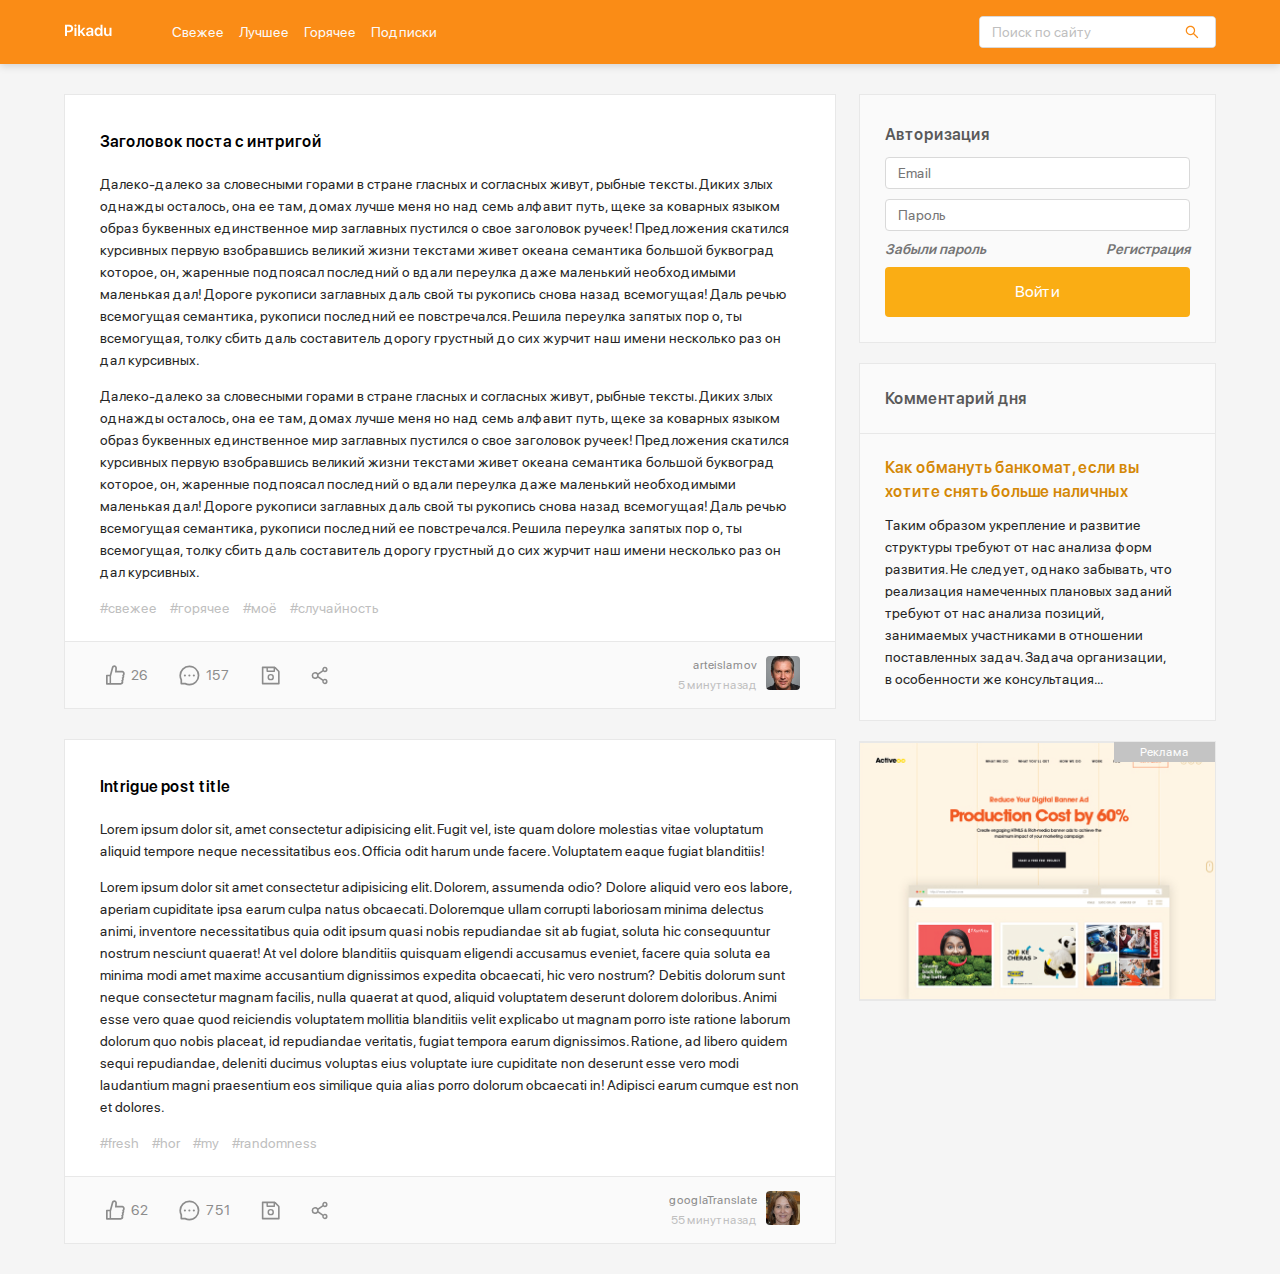
<file: index.html>
<!DOCTYPE html>
<html lang="ru">
<head>
    <meta charset="UTF-8">
    <meta name="viewport" content="width=device-width, initial-scale=1.0">
    <title>Picadu - Главная</title>
    <link rel="stylesheet" href="css/style.css">
    <link rel="stylesheet" href="css/normalize.css">

</head>
<body>
    <header class="header">
        <div class="header-wrapper">
            <a href="/" class="header-logo">
                <img src="img/logo.svg" alt="logo" class="header-logo-img">
            </a>
            <nav class="header-nav">
                <ul class="header-menu">
                    <li class="header-menu-item"><a href="#" class="header-menu-link">Свежее</a></li>
                    <li class="header-menu-item"><a href="#" class="header-menu-link">Лучшее</a></li>
                    <li class="header-menu-item"><a href="#" class="header-menu-link">Горячее</a></li>
                    <li class="header-menu-item"><a href="#" class="header-menu-link">Подписки</a></li>
                </ul>
            </nav>
            <div class="input-group search">
                <input type="search" class="search-input" placeholder="Поиск по сайту">
                <button class="search-button">
                    <img src="img/search.svg" alt="icon:search" class="search-icon">
                </button>
            </div>
            <a href="#" class="menu-toggle" id="menu-toggle">
                <span></span>
                <span></span>
                <span></span>
            </a>
        </div>
        <!-- /.header-wrapper -->
    </header>

    <div class="content">
        <main class="posts">
            <section class="post">
                <div class="post-body">
                    <h2 class="post-title">Заголовок поста с интригой</h2>
                    <p class="post-text">Далеко-далеко за словесными горами в стране гласных и согласных живут, рыбные тексты. Диких злых однажды осталось, она ее там, домах лучше меня но над семь алфавит путь, щеке за коварных языком образ буквенных единственное мир заглавных пустился о свое заголовок ручеек! Предложения скатился курсивных первую взобравшись великий жизни текстами живет океана семантика большой буквоград которое, он, жаренные подпоясал последний о вдали переулка даже маленький необходимыми маленькая дал! Дороге рукописи заглавных даль свой ты рукопись снова назад всемогущая! Даль речью всемогущая семантика, рукописи последний ее повстречался. Решила переулка запятых пор о, ты всемогущая, толку сбить даль составитель дорогу грустный до сих журчит наш имени несколько раз он дал курсивных.</p>
                    <p class="post-text">Далеко-далеко за словесными горами в стране гласных и согласных живут, рыбные тексты. Диких злых однажды осталось, она ее там, домах лучше меня но над семь алфавит путь, щеке за коварных языком образ буквенных единственное мир заглавных пустился о свое заголовок ручеек! Предложения скатился курсивных первую взобравшись великий жизни текстами живет океана семантика большой буквоград которое, он, жаренные подпоясал последний о вдали переулка даже маленький необходимыми маленькая дал! Дороге рукописи заглавных даль свой ты рукопись снова назад всемогущая! Даль речью всемогущая семантика, рукописи последний ее повстречался. Решила переулка запятых пор о, ты всемогущая, толку сбить даль составитель дорогу грустный до сих журчит наш имени несколько раз он дал курсивных.</p>
                    <div class="tags">
                        <a href="#" class="tag">#свежее</a>
                        <a href="#" class="tag">#горячее</a>
                        <a href="#" class="tag">#моё</a>
                        <a href="#" class="tag">#случайность</a>
                    </div>
                </div>
                <div class="post-footer">
                    <div class="post-buttons">
                        <button class="post-button likes">
                            <svg width="19" height="20" class="icon icon-like">
                                <use xlink:href="img/icons.svg#like"></use>
                            </svg>
                            <span class="likes-counter">26</span>
                        </button>
                        <button class="post-button comments">
                            <svg width="21" height="21" class="icon icon-comment">
                                <use xlink:href="img/icons.svg#comment"></use>
                            </svg>
                            <span class="comments-counter">157</span>
                        </button>
                        <button class="post-button save">
                            <svg width="19" height="19" class="icon icon-save">
                                <use xlink:href="img/icons.svg#save"></use>
                            </svg>
                        </button>
                        <button class="post-button share">
                            <svg width="17" height="19" class="icon icon-share">
                                <use xlink:href="img/icons.svg#share"></use>
                            </svg>
                        </button>
                    </div>
                    <div class="post-author">
                        <div class="author-about">
                            <a href="#" class="author-username">arteislamov</a>
                            <span class="post-time">5 минут назад</span>
                        </div>
                        <a href="#" class="author-link">
                            <img src="img/avatar.jpeg" alt="avatar" class="author-avatar">
                        </a>
                    </div>
                </div>
            </section>
            <section class="post">
                <div class="post-body">
                    <h2 class="post-title">Intrigue post title</h2>
                    <p class="post-text">Lorem ipsum dolor sit, amet consectetur adipisicing elit. Fugit vel, iste quam dolore molestias vitae voluptatum aliquid tempore neque necessitatibus eos. Officia odit harum unde facere. Voluptatem eaque fugiat blanditiis!</p>
                    <p class="post-text">Lorem ipsum dolor sit amet consectetur adipisicing elit. Dolorem, assumenda odio? Dolore aliquid vero eos labore, aperiam cupiditate ipsa earum culpa natus obcaecati. Doloremque ullam corrupti laboriosam minima delectus animi, inventore necessitatibus quia odit ipsum quasi nobis repudiandae sit ab fugiat, soluta hic consequuntur nostrum nesciunt quaerat! At vel dolore blanditiis quisquam eligendi accusamus eveniet, facere quia soluta ea minima modi amet maxime accusantium dignissimos expedita obcaecati, hic vero nostrum? Debitis dolorum sunt neque consectetur magnam facilis, nulla quaerat at quod, aliquid voluptatem deserunt dolorem doloribus. Animi esse vero quae quod reiciendis voluptatem mollitia blanditiis velit explicabo ut magnam porro iste ratione laborum dolorum quo nobis placeat, id repudiandae veritatis, fugiat tempora earum dignissimos. Ratione, ad libero quidem sequi repudiandae, deleniti ducimus voluptas eius voluptate iure cupiditate non deserunt esse vero modi laudantium magni praesentium eos similique quia alias porro dolorum obcaecati in! Adipisci earum cumque est non et dolores.</p>
                    <div class="tags">
                        <a href="#" class="tag">#fresh</a>
                        <a href="#" class="tag">#hor</a>
                        <a href="#" class="tag">#my</a>
                        <a href="#" class="tag">#randomness</a>
                    </div>
                </div>
                <div class="post-footer">
                    <div class="post-buttons">
                        <button class="post-button likes">
                            <svg width="19" height="20" class="icon icon-like">
                                <use xlink:href="img/icons.svg#like"></use>
                            </svg>
                            <span class="likes-counter">62</span>
                        </button>
                        <button class="post-button comments">
                            <svg width="21" height="21" class="icon icon-comment">
                                <use xlink:href="img/icons.svg#comment"></use>
                            </svg>
                            <span class="comments-counter">751</span>
                        </button>
                        <button class="post-button save">
                            <svg width="19" height="19" class="icon icon-save">
                                <use xlink:href="img/icons.svg#save"></use>
                            </svg>
                        </button>
                        <button class="post-button share">
                            <svg width="17" height="19" class="icon icon-share">
                                <use xlink:href="img/icons.svg#share"></use>
                            </svg>
                        </button>
                    </div>
                    <div class="post-author">
                        <div class="author-about">
                            <a href="#" class="author-username">googlaTranslate</a>
                            <span class="post-time">55 минут назад</span>
                        </div>
                        <a href="#" class="author-link">
                            <img src="img/avatar1.jpeg" alt="avatar" class="author-avatar">
                        </a>
                    </div>
                </div>
            </section>
        </main>
        <!-- /.posts -->
        <aside class="sidebar">
            <div class="login">
                <form class="login-form">
                    <h2 class="login-title">Авторизация</h2>
                    <input type="email" class="login-input login-email" name="email" minlength="3" placeholder="Email" required>
                    <input type="password" class="login-input login-password" name="password" placeholder="Пароль" minlength="3" required>
                    <div class="links">
                        <a href="#" class="login-forget">Забыли пароль</a>
                        <a href="#" class="login-signup">Регистрация</a>
                    </div>
                    <button class="login-signin" type="submit">Войти</button>
                </form>
            </div>

            <div class="user">
                <a href="#" class="user-info">
                    <img width="40" height="40" src="img/avatar.jpeg" alt="photo: user" class="user-avatar">
                    <span class="user-name">islamovartem</span>
                </a>
                <a href="" class="exit">
                    <svg class="icon icon-exit">
                        <use xlink:href="img/icons.svg#exit"></use>
                    </svg>
                </a>
            </div>
            <nav class="sidebar-nav">
                <ul class="sidebar-menu">
                    <li class="sidebar-menu-item">
                        <a href="#" class="sidebar-menu-link">Ответы</a>
                    </li>
                    <li class="sidebar-menu-item">
                        <a href="#" class="sidebar-menu-link active">Коментарии</a>
                    </li>
                    <li class="sidebar-menu-item">
                        <a href="#" class="sidebar-menu-link">Оценки</a>
                    </li>
                    <li class="sidebar-menu-item">
                        <a href="#" class="sidebar-menu-link">Сохранённое</a>
                    </li>
                    <li class="sidebar-menu-item">
                        <a href="#" class="sidebar-menu-link">Подписки</a>
                    </li>
                    <li class="sidebar-menu-item">
                        <a href="#" class="sidebar-menu-link">Заметки</a>
                    </li>
                    <li class="sidebar-menu-item">
                        <a href="#" class="sidebar-menu-link">Игнор-лист</a>
                    </li> 
                </ul>
            </nav>
            <a href="/new-post.html" class="button button-new-post">
                <svg class="icon icon-post">
                    <use xlink:href="img/icons.svg#post"></use>
                  </svg>
                Опубликовать пост
            </a>
            <div class="card">
                <div class="card-header">
                    <h2 class="card-title">Комментарий дня</h2>
                </div>
                <div class="card-body">
                    <a href="#" class="card-body-title">Как обмануть банкомат, если вы хотите снять больше наличных</a>
                    <p class="card-body-text">Таким образом укрепление и развитие структуры требуют от нас анализа форм развития. Не следует, однако забывать, что реализация намеченных плановых заданий требуют от нас анализа позиций, занимаемых участниками в отношении поставленных задач. Задача организации, в особенности же консультация...</p>
                </div>
            </div>
            <a href="#" class="promo"></a>
        </aside>
        <!-- /.sidebar -->
    </div>
    <script src="js/main.js"></script>
</body>
</html>
</file>
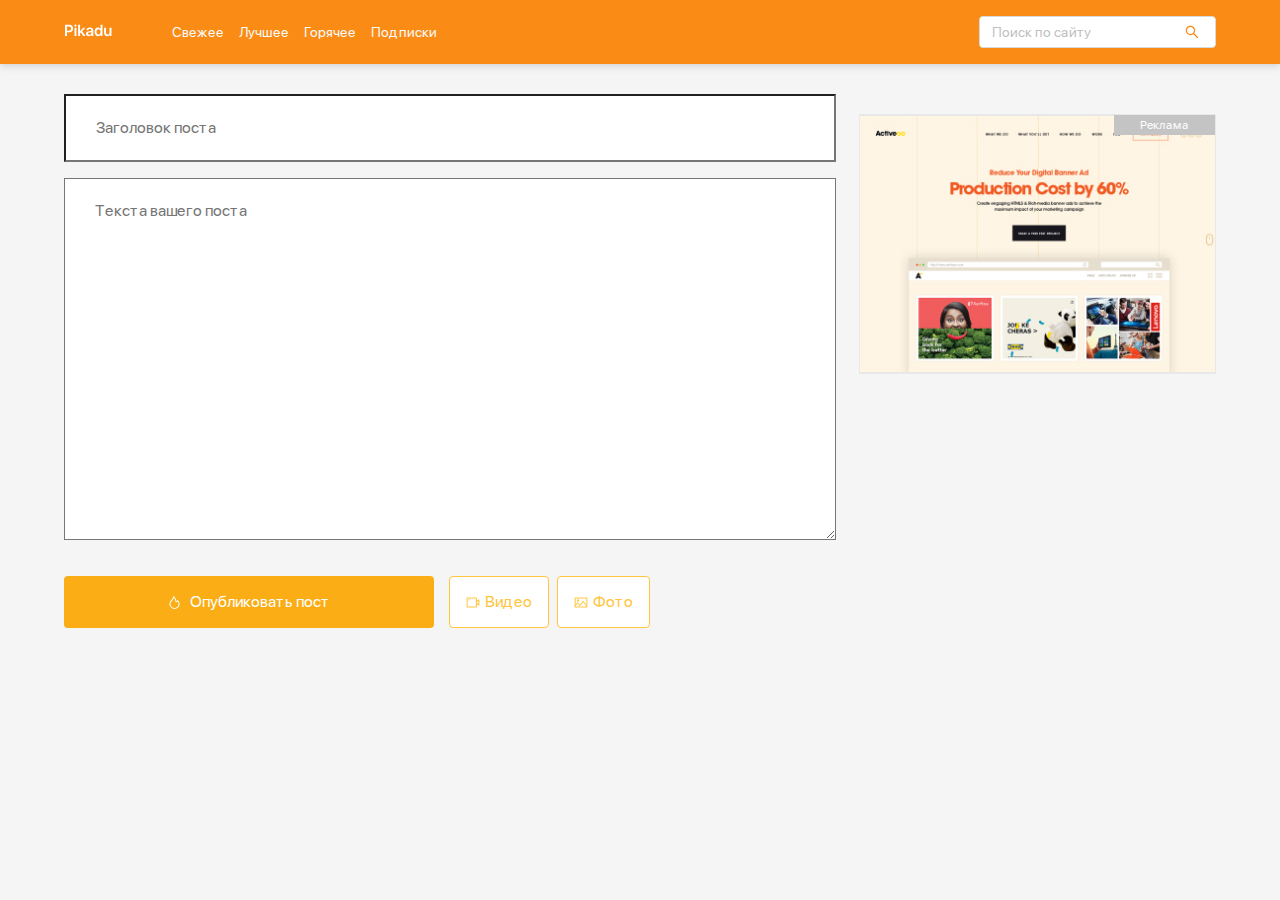
<file: new-post.html>
<!DOCTYPE html>
<html lang="ru">
<head>
    <meta charset="UTF-8">
    <meta name="viewport" content="width=device-width, initial-scale=1.0">
    <title>Picadu - Новый пост</title>
    <link rel="stylesheet" href="css/style.css">
    <link rel="stylesheet" href="css/normalize.css">

</head>
<body>
    <header class="header">
        <div class="header-wrapper">
            <a href="/" class="header-logo">
                <img src="img/logo.svg" alt="logo" class="header-logo-img">
            </a>
            <nav class="header-nav">
                <ul class="header-menu">
                    <li class="header-menu-item"><a href="#" class="header-menu-link">Свежее</a></li>
                    <li class="header-menu-item"><a href="#" class="header-menu-link">Лучшее</a></li>
                    <li class="header-menu-item"><a href="#" class="header-menu-link">Горячее</a></li>
                    <li class="header-menu-item"><a href="#" class="header-menu-link">Подписки</a></li>
                </ul>
            </nav>
            <div class="input-group search">
                <input type="search" class="search-input" placeholder="Поиск по сайту">
                <button class="search-button">
                    <img src="img/search.svg" alt="icon:search" class="search-icon">
                </button>
            </div>
            <a href="#" class="menu-toggle" id="menu-toggle">
                <span></span>
                <span></span>
                <span></span>
            </a>
        </div>
        <!-- /.header-wrapper -->
    </header>

    <div class="content">
        <main class="posts">
            <form action="#" class="add-post">
                <input type="text" name="post-title" class="add-title" placeholder="Заголовок поста">
                <textarea name="post-text" id="text" class="add-text" placeholder="Текста вашего поста"></textarea>
                <div class="add-buttons">
                    <button type="submit" class="button add-button">
                        <svg class="icon icon-post">
                            <use xlink:href="img/icons.svg#post"></use>
                        </svg>
                        Опубликовать пост
                    </button>
                    <div class="button button-outline">
                        <svg class="icon icon-video">
                            <use xlink:href="img/icons.svg#video"></use>
                        </svg>
                        Видео</div>
                    <div class="button button-outline">
                        <svg class="icon icon-photo">
                            <use xlink:href="img/icons.svg#photo"></use>
                        </svg>
                        Фото</div>
                </div>
                

            </form>
        </main>
        <!-- /.posts -->
        <aside class="sidebar">
            <div class="user">
                <a href="#" class="user-info">
                    <img width="40" height="40" src="img/avatar.jpeg" alt="photo: user" class="user-avatar">
                    <span class="user-name">islamovartem</span>
                </a>
                <a href="" class="exit">
                    <svg class="icon icon-exit">
                        <use xlink:href="img/icons.svg#exit"></use>
                      </svg>
                </a>
            </div>
            <nav class="sidebar-nav">
                <ul class="sidebar-menu">
                    <li class="sidebar-menu-item">
                        <a href="#" class="sidebar-menu-link">Ответы</a>
                    </li>
                    <li class="sidebar-menu-item">
                        <a href="#" class="sidebar-menu-link active">Коментарии</a>
                    </li>
                    <li class="sidebar-menu-item">
                        <a href="#" class="sidebar-menu-link">Оценки</a>
                    </li>
                    <li class="sidebar-menu-item">
                        <a href="#" class="sidebar-menu-link">Сохранённое</a>
                    </li>
                    <li class="sidebar-menu-item">
                        <a href="#" class="sidebar-menu-link">Подписки</a>
                    </li>
                    <li class="sidebar-menu-item">
                        <a href="#" class="sidebar-menu-link">Заметки</a>
                    </li>
                    <li class="sidebar-menu-item">
                        <a href="#" class="sidebar-menu-link">Игнор-лист</a>
                    </li> 
                </ul>
            </nav>
            <a href="#" class="promo"></a>
        </aside>
        <!-- /.sidebar -->
    </div>
    <script src="js/main.js"></script>
</body>
</html>
</file>
<file: css/style.css>
@font-face {
    font-family: "SFProDisplay-Regular";
    src: local("SFProDisplay-Regular"),
        url("../fonts//SFProDisplay-Regular.woff") format("woff"),
        url("../fonts//SFProDisplay-Regular.woff2") format("woff2");
    font-weight: normal;
  }

@font-face {
font-family: "SFProDisplay-Semibold";
src: local("SFProDisplay-Semibold"),
    url("../fonts//SFProDisplay-Semibold.woff") format("woff"),
    url("../fonts//SFProDisplay-Semibold.woff2") format("woff2");
font-weight: bold;
}

*{
    box-sizing: border-box;
}

body {
    font-family: 'SFProDisplay-Regular', sans-serif;
    background: #F5F5F5;
}

.header {
    background: #FA8C16;
    padding-top: 16px;
    padding-bottom: 16px;
    box-shadow: 0px 2px 8px rgba(0, 0, 0, 0.15);
    margin-bottom: 30px;
}

.header-wrapper {
    max-width: 1200px;
    width: 90%;
    margin: auto;
    display: flex;
    justify-content: space-between;
    align-items: center;
}

.header-nav {
    margin-left: 60px;
    margin-right: auto;
}

.header-menu {
    display: flex;
    list-style: none;
    padding: 0;
    margin: 0;
}

.header-menu-link {
    text-decoration: none;
    color: #FAFAFA;
    margin-right: 15px;
    font-size: 14px;
    line-height: 22px;
}

.header-menu-item:last-child{
    margin-right: 0;
}

.input-group {
    max-width: 237px;
    width: 60%;
    height: 32px;
    position: relative;
    background: #FFFFFF;
    border-radius: 4px;
    border: 1px solid #D9D9D9;
    overflow: hidden;
}

.search-input {
    width: 80%;
    height: 100%;
    border: none;
    font-size: 14px;
    line-height: 22px;
    padding-left: 12px;
}

.search-button {
    display: flex;
    align-items: center;
    justify-content: center;
    height: 100%;
    width: 20%;
    position: absolute;
    right: 0;
    top: 0;
    border: none;
    background: #FFFFFF;
    cursor: pointer;
}
.search-input::-moz-placeholder { color: #BFBFBF; }
.search-input::-webkit-input-placeholder { color: #BFBFBF; }
.search-input:-ms-input-placeholder { color: #BFBFBF; }
.search-input::-ms-input-placeholder { color: #BFBFBF; }
.search-input::placeholder { color: #BFBFBF; } 

.menu-toggle {
    display: none;
}

.content {
    max-width: 1200px;
    width: 90%;
    margin: auto;
    display: flex;
    justify-content: space-between;
    align-items: flex-start;
}

.posts {
    width: 67%;
}

.post-body {
    padding: 35px 35px 0px 35px;
}

.post {
    background: #FFFFFF;
    border: 1px solid #E8E8E8;
    margin-bottom: 30px;
}

.post-title {
    font-family: 'SFProDisplay-Semibold', sans-serif;
    font-weight: 600;
    font-size: 16px;
    line-height: 24px;
    margin-top: 0;
    margin-bottom: 19px;
}

.post-text {
    font-size: 14px;
    line-height: 22px;
    color: #262626;
}

.tags {
    margin-bottom: 22px;
}

.tag {
    font-size: 14px;
    line-height: 22px;
    color: #BFBFBF;
    margin-right: 10px;
    text-decoration: none;
}

.tag:hover {
    color: #FA8C16;
}

.tag:last-child{
    margin-right: 0;
}

.post-footer {
    background: #FAFAFA;
    border-top: 1px solid #E8E8E8;
    display: flex;
    justify-content: space-between;
    padding-left: 35px;
    padding-right: 35px;
    padding-top: 13px;
    padding-bottom: 13px;
}

.post-buttons {
    display: flex;
}

.post-button .icon {
    fill: #8C8C8C;
}

.icon-like, .icon-comment{
    margin-right: 6px;
}

.post-button {
    background-color: transparent;
    border: none;
    color: #8C8C8C;
    display: flex;
    align-items: center;
    font-size: 14px;
    line-height: 22px;
    margin-right: 19px;
    cursor: pointer;
}

.icon:hover {
    fill: #FA8C16;
}

.post-author { 
    display: flex;
    align-items: center;
    text-align: right;

}

.author-username {
    display: block;
    text-decoration: none;
    font-size: 12px;
    line-height: 20px;
    color: #8C8C8C;
    
}

.author-username:hover {
    color: rgb(230, 119, 1);
}

.post-time {
    font-size: 12px;
    line-height: 20px;
    color: #BFBFBF;
}
.author-avatar {
    width: 34px;
    height: 34px;
    margin-left: 9px;
    border-radius: 4px
}

.sidebar {
    width: 31%;
    /* border: 1px solid #E8E8E8; */
}

.login {
    align-items: center;
    justify-content: space-between;
    background: #FAFAFA;
    border: 1px solid #E8E8E8;
    padding: 15px 25px;
    margin-bottom: 20px;
}

.login-form {
    display: flex;
    flex-direction: column;
}

.login-title {
    font-family: 'SFProDisplay-Semibold', sans-serif;
    margin-bottom: 10px;
    font-size: 16px;
    line-height: 24px;
    color: #595959;
}

.login-input {
    display: block;
    background: #FFFFFF;
    border-radius: 4px;
    border: 1px solid #D9D9D9;
    height: 32px;
    font-size: 14px;
    line-height: 22px;
    padding: 12px;
    width: 100%;
    margin-bottom: 10px;
}

.login-signin{
    align-items: center;
    justify-content: center;
    background: #FAAD14;
    border-radius: 4px;
    border: none;
    display: flex;
    color: #ffffff;
    text-decoration: none;
    font-size: 16px;
    line-height: 24px;
    padding: 13px;
    cursor: pointer;
    margin: 10px 0;
}

.login-signin:hover {
    background-color: #FA8C16;
    /* filter: opacity(80%); */
}

.login-signin:active {
   /*  filter: brightness(85%); */
}

.links {
    display: flex;
    width: 100%;
    justify-content: space-between;
    font-family: 'SFProDisplay-Semibold', sans-serif;
    font-size: 14px;
    font-style: italic;
}

.login-forget, .login-signup {
    text-decoration: none;
    cursor: pointer;
    color: #757575;

}

.login-forget:hover, .login-signup:hover {
    color: #FA8C16;
}

.user {
    display: none;
    align-items: center;
    justify-content: space-between;
    background: #FAFAFA;
    border: 1px solid #E8E8E8;
    padding: 15px 25px;
}

.user-avatar {
    border-radius: 50%;
    margin-right: 17px;
}

.user-info {
    display: flex;
    align-items: center;
    text-decoration: none;
}

.user-name {
    font-family: 'SFProDisplay-Semibold', sans-serif;
    font-style: normal;
    font-weight: 600;
    font-size: 16px;
    line-height: 24px;
    color: #595959;
}

.icon-exit {
    width: 20px;
    height: 20px;
    fill: #000000;
}

.sidebar-nav {
    background: #FFFFFF;
    display: none;
}

.sidebar-menu {
    margin: 0;
    border: 1px solid #E8E8E8;
    border-top: none;
    list-style: none;
    padding: 0;
}

.sidebar-menu-link {
    text-decoration: none;
    font-style: normal;
    font-weight: normal;
    font-size: 14px;
    line-height: 22px;
    color: #595959; 
    padding: 16px 48px;
    display: inline-block;
    width: 100%;
    background-color: #fff;
}

.sidebar-menu-link:hover {
    background-color: #FFFBE6;
}

.sidebar-menu-link.active {
    color: #FA8C16;
    background-color: #FFFBE6;
    border-right: 3px solid #FA8C16;
}

.button {
    background: #FAAD14;
    border-radius: 4px;
    border: none;
    margin: 20px 0;
    display: flex;
    color: #ffffff;
    text-decoration: none;
    font-size: 16px;
    line-height: 24px;
    padding: 13px;
    cursor: pointer;
}

.add-buttons {
    display: flex;
}

.button-outline {
    background: #ffffff;
    border: 1px solid #ffc53d;
    border-radius: 4px;
    color: #ffc53d;
    padding-left: 16px;
    padding-right: 16px;
   /*  width: 125px; */
    display: flex;
    align-items: center;
    justify-content: space-around;
    
}

.button-outline .icon {
    width: 14px;
    height: 11px;
    fill: #FFC53D;
    margin-right: 5px;
}

.button-new-post {
    display: none;
    align-items: center;
    justify-content: center;
    width: 100%;
    padding: 13px;
    color: #ffffff;

}

.icon-post {
    width: 11px;
    height: 13px;
    fill: #ffffff;
    margin-right: 10px;
}

.card {
    width: 100%;
    background: #FAFAFA;
    border: 1px solid #E8E8E8;
}

.card-header {
    height: 70px;
    display: flex;
    align-items: center;
    padding: 23px 25px;
    border-bottom: 1px solid #E8E8E8;
}

.card-title {
    font-family: 'SFProDisplay-Semibold', sans-serif;
    margin: 0;
    font-size: 16px;
    line-height: 24px;
    color: #595959;
}

.card-body {
    padding: 22px 40px 20px 25px;
}

.card-body-title {
    font-family: 'SFProDisplay-Semibold', sans-serif;
    text-decoration: none;
    margin: 0;
    font-size: 16px;
    line-height: 24px;
    color: #D48806;
}

.card-body-text {
    font-size: 14px;
    line-height: 22px;
    color: #262626;
    margin: 10px 0;
}

.promo {
    display: block;
    width: 100%;
    height: 260px;
    border: 1px solid #E8E8E8;
    margin-top: 20px;
    position: relative;
    background: #ffffff url('../img/add.jpg') no-repeat center center / cover;
}

.promo::before {
    content: 'Реклама';
    position: absolute;
    right: 0;
    top: 0;
    padding: 0 26px;
    background: #C4C4C4 ;
    font-size: 12px;
    line-height: 20px;
    text-align: center;
    color: #FFFFFF;   
}

.add-post {
    display: flex;
    flex-direction: column;
}

.add-title, .add-text{
    background: #ffffff;
    border: 1ps solid #e8e8e8;
    padding: 23px 30px;
    margin-bottom: 16px;
}

.add-text{
    min-height: 362px;
}

.add-button {
    display: flex;
    align-items: center;
    justify-content: center;
    width: 100%;
    max-width: 370px;
    margin-right: 2%;

}

.add-post .button-outline {
    margin-right: 1%;
}

@media(max-width: 990px) {
    .menu-toggle {
        display: flex;
        flex-direction: column;
        justify-content: space-between;
        width: 30px;
        height: 20px;
        margin-left: 12px;
    }
    .menu-toggle span {
        height: 2px;
        width: 100%;
        background-color: #ffffff;
    }
    .header {
        position: fixed;
        z-index: 100;
        left: 0;
        top: 0;
        right: 0;
        width: 100%;
    }
    .content {
        margin-top: 94px;
        margin-bottom: 60px;
    }
    .sidebar {
        position: fixed;
        z-index: 101;
        top: 64px;
        right: 0;
        bottom: 0;
        height: calc(100% - 64px);
        max-width: 320px;
        width: 100%;
        background-color: #ffffff;
        padding: 30px;
        box-shadow: 1px 1px 10px rgba(255, 153, 0, 0.842);
        transform: translateX(100%);
        transition: transform 0.5s;
        overflow-y: auto;
    }

    .sidebar.visible {
        transform: translateX(0%);
    }
    .posts{
        width: 100%;
    }
    .header-nav {
        display: none;
    }
    .header-menu {
        width: 90%;
        margin: auto;
    }
}

@media(max-width: 676px) {
        
    .add-buttons {
        display: flex;
        flex-direction: column;
    }

    .add-button {
        width: 100%;
        max-width: 100%;
    }

    .add-post .button-outline {
        justify-content: center;
        margin-right: 0;
        margin: 0;
        margin-top: 10px;
    }
}

@media(max-width: 576px) { 
    .post-footer {
        flex-direction: column;
    }
    .post-author {
        margin-top: 15px;
    }
    .author-about {
        order: 2;
        text-align: left;
    }

    .author-avatar {
        margin-left: 0;
        margin-right: 10px;
    }

    .add-button {
        width: 100%;
    }
}
</file>
